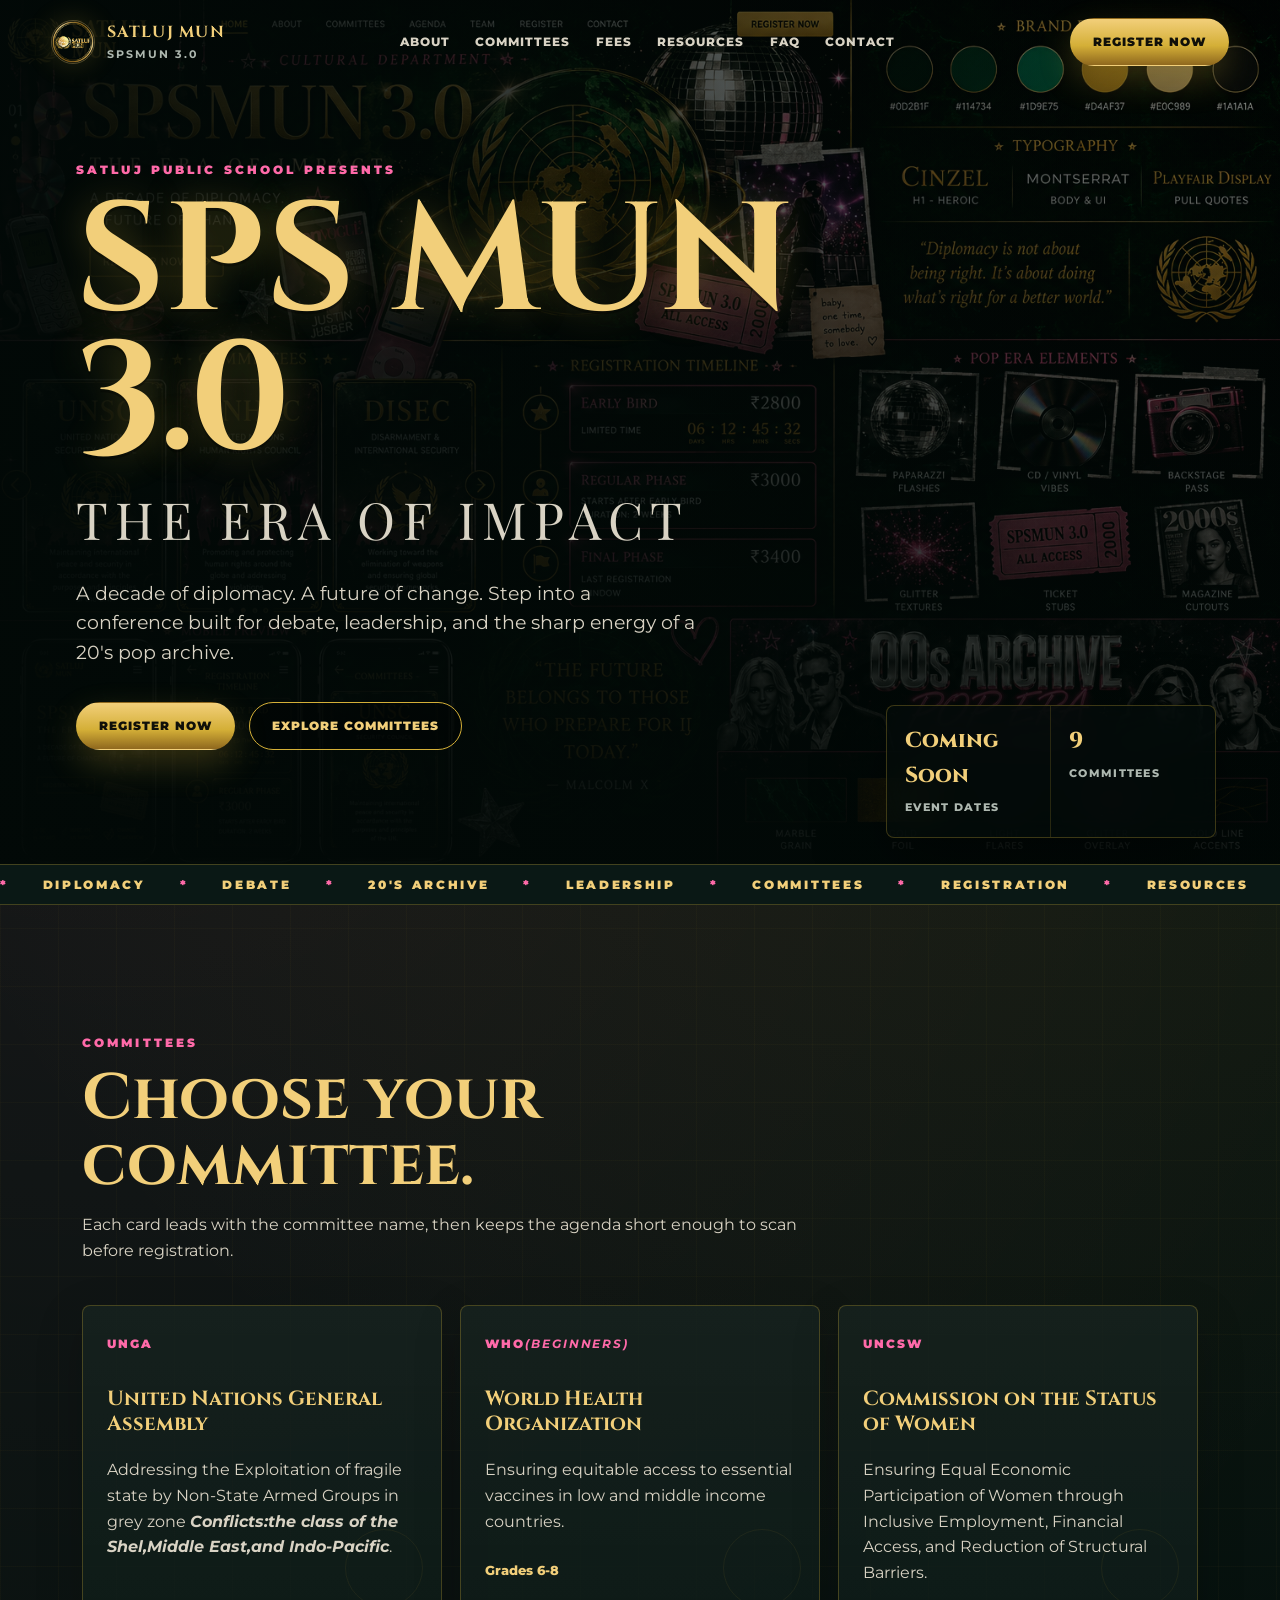
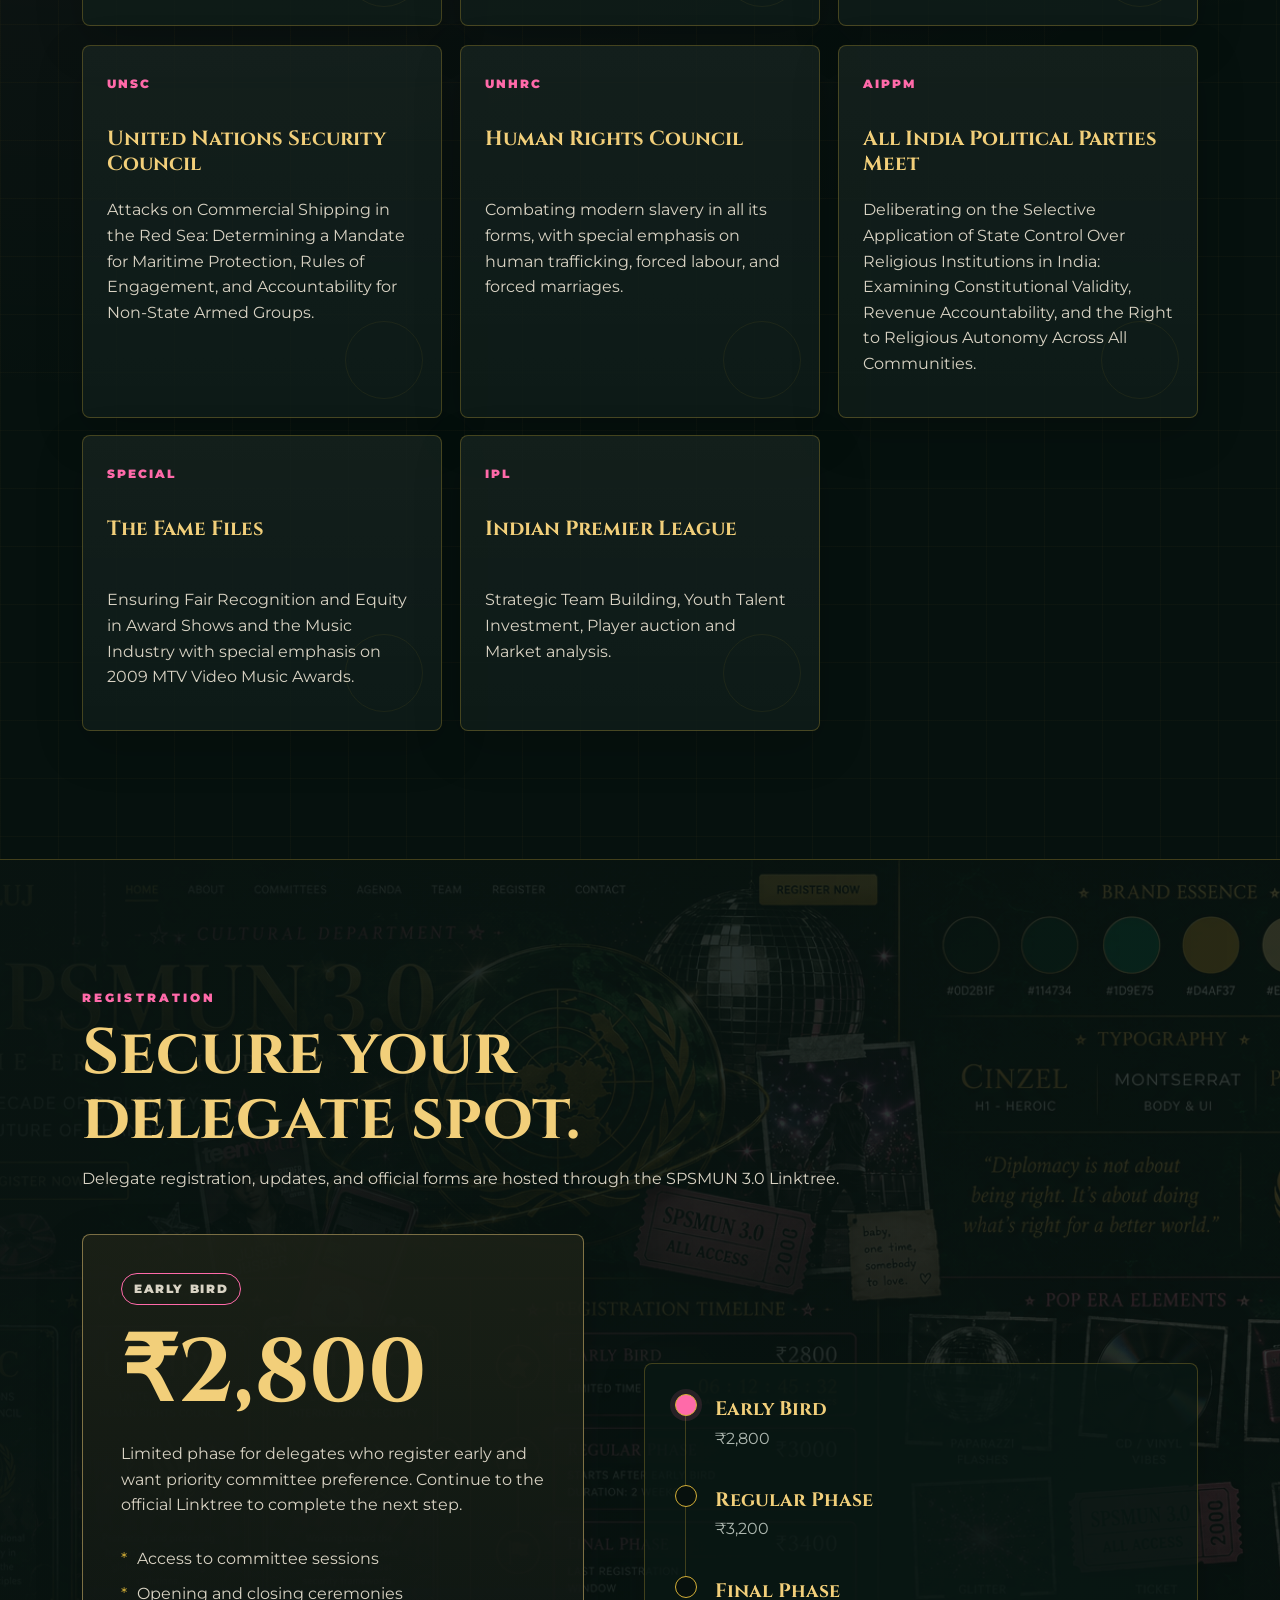
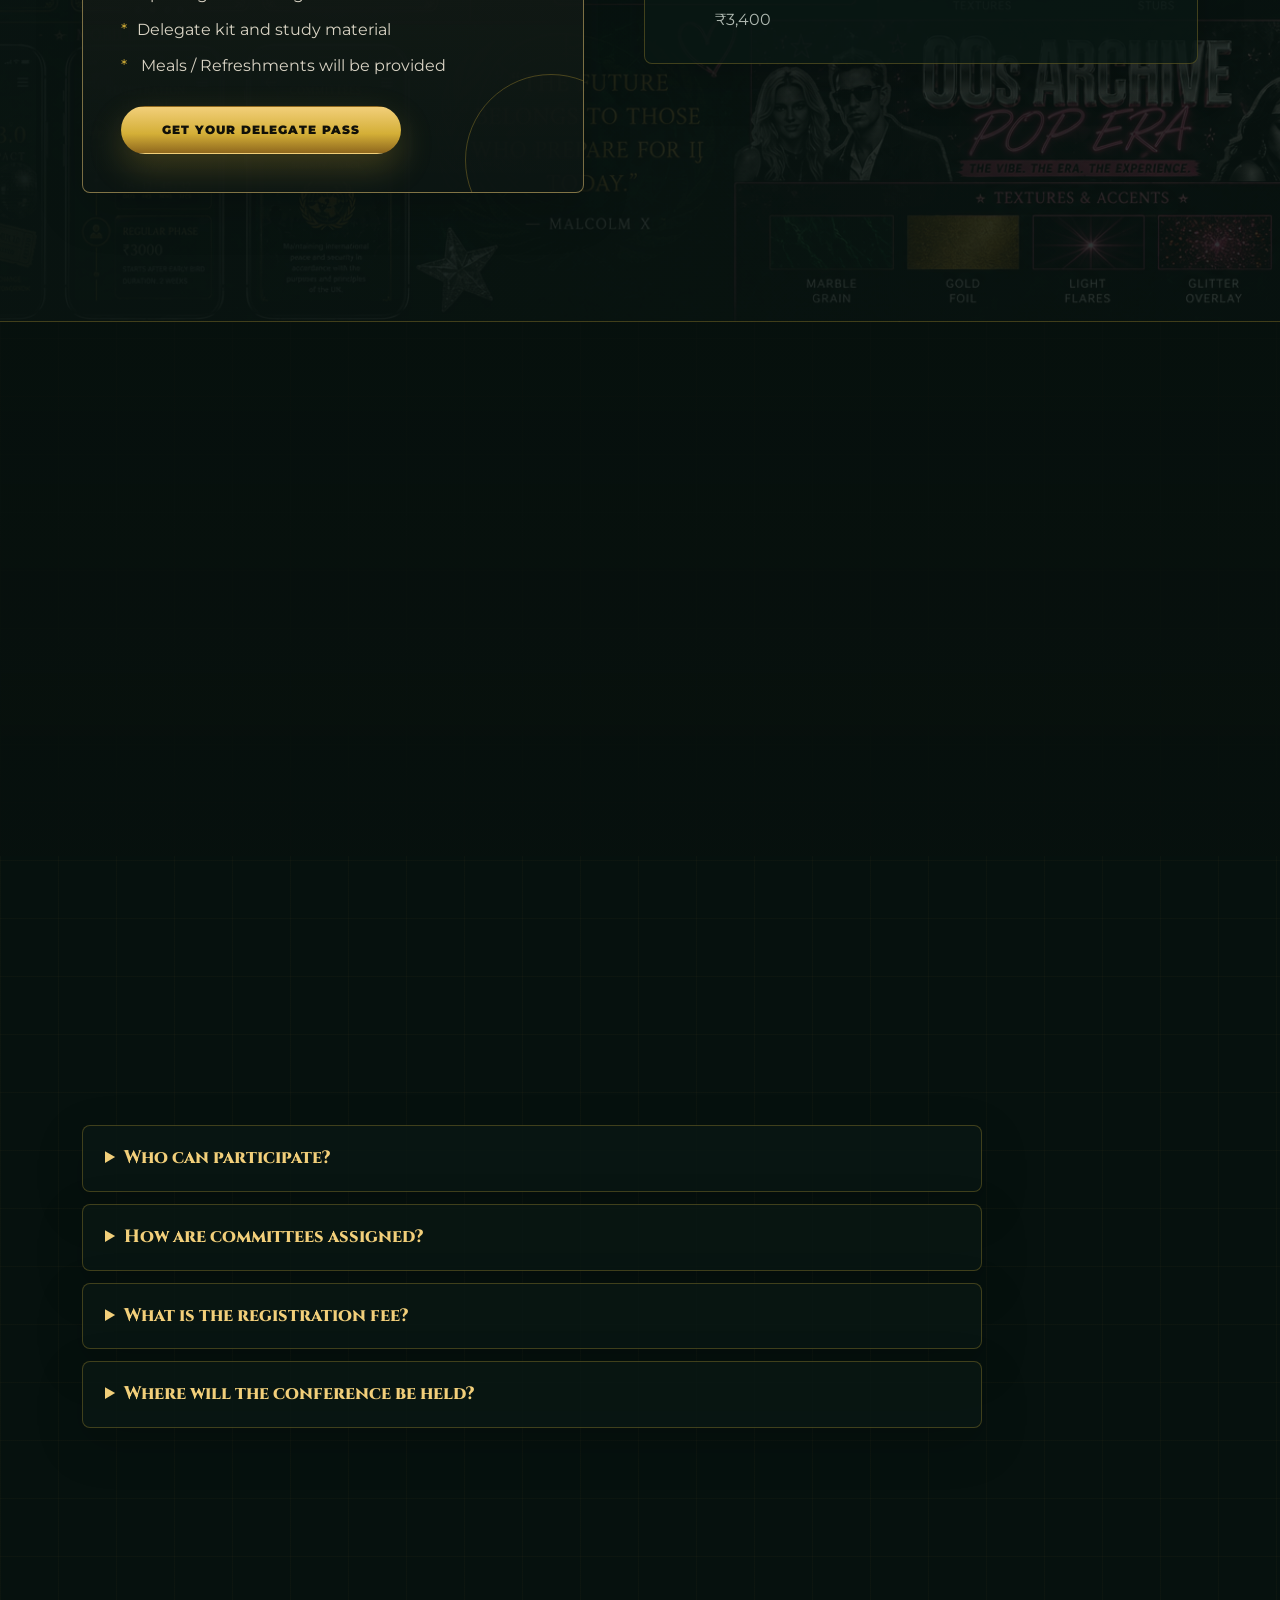
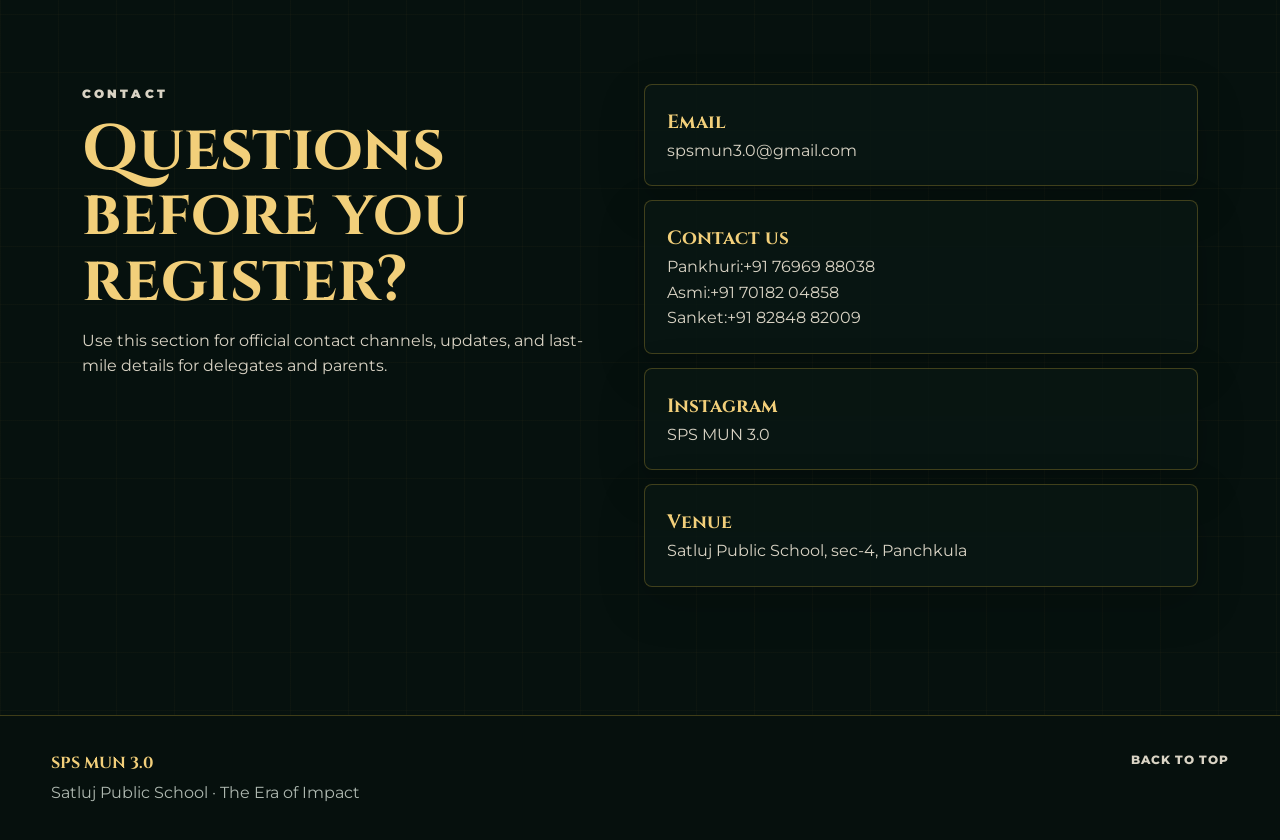
<file: index.html>
<!DOCTYPE html>
<html lang="en">
<head>
  <meta charset="UTF-8">
  <meta name="viewport" content="width=device-width, initial-scale=1.0">
  <meta name="description" content="Register for SPS MUN 3.0 through the official SPSMUN Linktree.">
  <title>SPS MUN 3.0 | Satluj Public School</title>
  <link rel="preconnect" href="https://fonts.googleapis.com">
  <link rel="preconnect" href="https://fonts.gstatic.com" crossorigin>
  <link href="https://fonts.googleapis.com/css2?family=Cinzel:wght@500;600;700;800&family=Montserrat:wght@400;500;600;700;800&family=Playfair+Display:wght@600;700&display=swap" rel="stylesheet">
  <link rel="stylesheet" href="styles.css">
</head>
<body>
  

  <header class="site-header" data-header>
    <a class="brand" href="#home" aria-label="SPS MUN 3.0 home">
      <img src="assets/a1.png" alt="Satluj MUN crest" width="44" height="44">
      <span>
        <strong>Satluj MUN</strong>
        <small>SPSMUN 3.0</small>
      </span>
    </a>

    <nav class="desktop-nav" aria-label="Primary navigation">
      <a href="#about">About</a>
      <a href="#committees">Committees</a>
      <a href="#registration">Fees</a>
      
      <a href="#resources">Resources</a>
      <a href="#faq">FAQ</a>
      <a href="#contact">Contact</a>
    </nav>

    <a class="nav-cta" href="index2.html">Register Now</a>

    <button class="menu-toggle" type="button" aria-expanded="false" aria-controls="mobile-menu" data-menu-toggle>
      <span></span>
      <span></span>
      <span></span>
      <span class="sr-only">Open menu</span>
    </button>
  </header>

  <nav class="mobile-menu" id="mobile-menu" aria-label="Mobile navigation" data-mobile-menu>
    <a href="#home">Home</a>
    <a href="#about">About</a>
    <a href="#committees">Committees</a>
    <a href="https://linktr.ee/SPSMUN3.0">Register</a>
    <a href="#resources">Resources</a>
    <a href="#faq">FAQ</a>
    <a href="#contact">Contact</a>
  </nav>

  <main id="main">
    <section class="hero" id="home" aria-labelledby="hero-title">
      <img class="hero-bg" src="assets/ChatGPT Image May 15, 2026, 10_53_20 AM (1).png" alt="SPS MUN 3.0 dark emerald, gold, and pop-era visual direction board.">
      <div class="hero-shade"></div>
      <div class="hero-content reveal">
        <p class="eyebrow">Satluj Public School presents</p>
        <h1 id="hero-title">SPS MUN 3.0</h1>
        <p class="hero-kicker">The Era of Impact</p>
        <p class="hero-copy">A decade of diplomacy. A future of change. Step into a conference built for debate, leadership, and the sharp energy of a 20's pop archive.</p>
        <div class="hero-actions" aria-label="Primary actions">
          <a class="btn btn-primary" href="index2.html">Register Now</a>
          <a class="btn btn-secondary" href="#committees">Explore Committees</a>
        </div>
      </div>

      <div class="hero-panel" aria-label="Event snapshot">
        <div>
          <span>Coming Soon</span>
          <small>Event Dates</small>
        </div>
        <div>
          <span>9</span>
          <small>Committees</small>
        </div>
      </div>
    </section>

    <section class="ticker" aria-label="Event highlights">
      <div class="ticker-track">
        <span>Diplomacy</span>
        <span>Debate</span>
        <span>20's Archive</span>
        <span>Leadership</span>
        <span>Committees</span>
        <span>Registration</span>
        <span>Resources</span>
        <span>Satluj Public School</span>
      </div>
    </section>

 
    

    <section class="section" id="committees">
      <div class="section-heading reveal">
        <p class="eyebrow">Committees</p>
        <h2>Choose your committee.</h2>
        <p>Each card leads with the committee name, then keeps the agenda short enough to scan before registration.</p>
      </div>

      <div class="committee-grid">
        <article class="committee-card reveal">
          <span>UNGA</span>
          <h3>United Nations General Assembly</h3>
          <p>Addressing the Exploitation of fragile state by Non-State Armed Groups in grey zone <b><em>Conflicts:the class of the Shel,Middle East,and Indo-Pacific</em></b>.</p>
        </article>
        <article class="committee-card reveal">
          <span>WHO <b><em>(Beginners)</em></b></span>
          <h3>World Health Organization</h3>
          <p>Ensuring equitable access to essential vaccines in low and middle income countries.</p>
          <small>Grades 6-8</small>
        </article>
        <article class="committee-card reveal">
          <span>UNCSW</span>
          <h3>Commission on the Status of Women</h3>
          <p>Ensuring Equal Economic Participation of Women through Inclusive Employment, Financial Access, and Reduction of Structural Barriers.</p>
        </article>
        <article class="committee-card reveal">
          <span>UNSC</span>
          <h3>United Nations Security Council</h3>
          <p>Attacks on Commercial Shipping in the Red Sea: Determining a Mandate for Maritime Protection, Rules of Engagement, and Accountability for Non-State Armed Groups.</p>
        </article>
        <article class="committee-card reveal">
          <span>UNHRC</span>
          <h3>Human Rights Council</h3>
          <p>Combating modern slavery in all its forms, with special emphasis on human trafficking, forced labour, and forced marriages.</p>
        </article>
        <article class="committee-card reveal">
          <span>AIPPM</span>
          <h3>All India Political Parties Meet</h3>
          <p>Deliberating on the Selective Application of State Control Over Religious Institutions in India: Examining Constitutional Validity, Revenue Accountability, and the Right to Religious Autonomy Across All Communities.</p>
        </article>
        <article class="committee-card reveal">
          <span>Special</span>
          <h3>The Fame Files</h3>
          <p>Ensuring Fair Recognition and Equity in Award Shows and the Music Industry with special emphasis on 2009 MTV Video Music Awards.</p>
        </article>
        <article class="committee-card reveal">
          <span>IPL</span>
          <h3>Indian Premier League</h3>
          <p>Strategic Team Building, Youth Talent Investment, Player auction and Market analysis.</p>
        </article>
        
      </div>
    </section>

    <section class="section registration-section" id="registration">
      <div class="section-heading reveal">
        <p class="eyebrow">Registration</p>
        <h2>Secure your delegate spot.</h2>
        <p>Delegate registration, updates, and official forms are hosted through the SPSMUN 3.0 Linktree.</p>
      </div>

      <div class="registration-layout">
        <article class="fee-card reveal">
          <p class="fee-label">Early Bird</p>
          <h3>₹2,800</h3>
          <p>Limited phase for delegates who register early and want priority committee preference. Continue to the official Linktree to complete the next step.</p>
          <ul>
            <li>Access to committee sessions</li>
            <li>Opening and closing ceremonies</li>
            <li>Delegate kit and study material</li>
            <li> Meals / Refreshments will be provided</li>
          </ul>
          <a class="btn btn-primary register-link" href="index2.html" aria-label="Open official SPSMUN 3.0 registration Linktree">Get your Delegate pass</a>
        </article>

        <div class="timeline reveal" aria-label="Registration timeline">
          <div class="timeline-item active">
            <span></span>
            <div>
              <strong>Early Bird</strong>
              <p>₹2,800</p>
            </div>
          </div>
          <div class="timeline-item">
            <span></span>
            <div>
              <strong>Regular Phase</strong>
              <p>₹3,200</p>
            </div>
          </div>
          <div class="timeline-item">
            <span></span>
            <div>
              <strong>Final Phase</strong>
              <p>₹3,400</p>
            </div>
          </div>
        </div>
      </div>
    </section>

    

    <section class="section resources-section" id="resources">
      <div class="section-heading reveal">
        <p class="eyebrow">Resources</p>
        <h2>Everything delegates need.</h2>
      </div>
      <div class="resource-list reveal">
        <a href="#">Background Guides <span>[1 week before MUN]</span></a>
        
        <a href="https://docs.google.com/spreadsheets/d/1QptXQSOwBFwCyGFg4id6f7qT8u59TBu89OL2DDgtGF0/edit?copiedFromTrash=&gid=448472170#gid=448472170">Country Matrix <span>[FILL]</span></a>
       
      </div>
    </section>

    <section class="section faq-section" id="faq">
      <div class="section-heading reveal">
        <p class="eyebrow">FAQ</p>
        <h2>Quick answers.</h2>
      </div>
      <div class="faq-list reveal">
        <details>
          <summary>Who can participate?</summary>
          <p>From 5th grade to 1st Year Collage.</p>
        </details>
        <details>
          <summary>How are committees assigned?</summary>
          <p>Delegates submit preferences during registration. Final allocation can consider experience, grade, and availability.</p>
        </details>
        <details>
          <summary>What is the registration fee?</summary>
          <p>Early Bird: ₹2,800. Regular Phase: ₹3,200. Final Phase: ₹3,400. Use the official registration Linktree for the latest form and instructions.</p>
        </details>
        <details>
          <summary>Where will the conference be held?</summary>
          <p>Satluj Public School ,sec-4 ,Panchkula</p>
        </details>
      </div>
    </section>

    <section class="section contact-section" id="contact">
      <div class="contact-copy reveal">
        <p class="eyebrow">Contact</p>
        <h2>Questions before you register?</h2>
        <p>Use this section for official contact channels, updates, and last-mile details for delegates and parents.</p>
      </div>
      <div class="contact-grid reveal">
        <a href ="" aria-label="Email placeholder">
          <strong>Email</strong>
          <span>spsmun3.0@gmail.com</span>
        </a>
        <a href="#">
          <strong>Contact us</strong>
          <span>Pankhuri:+91 76969 88038 <br>Asmi:+91 70182 04858 <br>Sanket:+91 82848 82009</span>
        </a>
        <a href="https://www.instagram.com/spsmun3.0/">
          <strong>Instagram</strong>
          <span>SPS MUN 3.0</span>
        </a>
        <a href="#">
          <strong>Venue</strong>
          <span>Satluj Public School, sec-4, Panchkula</span>
        </a>
      </div>
    </section>
  </main>

  <footer class="site-footer">
    <div>
      <strong>SPS MUN 3.0</strong>
      <p>Satluj Public School · The Era of Impact</p>
    </div>
    <a href="#home">Back to top</a>
  </footer>

  <script src="script.js"></script>
</body>
</html>
</file>
<file: styles.css>
:root {
  color-scheme: dark;
  --bg: #06110e;
  --bg-soft: #0b1d18;
  --panel: rgba(9, 24, 20, 0.78);
  --panel-strong: rgba(12, 31, 26, 0.94);
  --gold: #d4af37;
  --gold-light: #f2cf7a;
  --gold-deep: #8f681e;
  --pink: #ff6aa9;
  --silver: #d9d3c4;
  --text: #fff7e6;
  --muted: #aeb8b0;
  --line: rgba(212, 175, 55, 0.28);
  --line-strong: rgba(242, 207, 122, 0.62);
  --shadow: 0 24px 70px rgba(0, 0, 0, 0.42);
  --radius: 8px;
  --max: 1180px;
}

* {
  box-sizing: border-box;
}

html {
  scroll-behavior: smooth;
}

body {
  margin: 0;
  background:
    linear-gradient(rgba(212, 175, 55, 0.03) 1px, transparent 1px),
    linear-gradient(90deg, rgba(212, 175, 55, 0.03) 1px, transparent 1px),
    radial-gradient(circle at 10% 10%, rgba(255, 106, 169, 0.08), transparent 28%),
    radial-gradient(circle at 85% 6%, rgba(212, 175, 55, 0.1), transparent 24%),
    var(--bg);
  background-size: 58px 58px, 58px 58px, auto, auto, auto;
  color: var(--text);
  font-family: "Montserrat", system-ui, sans-serif;
  line-height: 1.6;
  overflow-x: hidden;
}

body.menu-open {
  overflow: hidden;
}

a {
  color: inherit;
}

img {
  display: block;
  max-width: 100%;
}

h1,
h2,
h3,
p {
  margin-top: 0;
}

.skip-link {
  position: fixed;
  top: 12px;
  left: 12px;
  z-index: 2000;
  transform: translateY(-160%);
  padding: 10px 14px;
  border-radius: var(--radius);
  background: var(--gold-light);
  color: #07100d;
  font-weight: 800;
}

.skip-link:focus {
  transform: translateY(0);
}

.sr-only {
  position: absolute;
  width: 1px;
  height: 1px;
  padding: 0;
  margin: -1px;
  overflow: hidden;
  clip: rect(0, 0, 0, 0);
  white-space: nowrap;
  border: 0;
}

.site-header {
  position: fixed;
  inset: 0 0 auto;
  z-index: 1000;
  display: flex;
  align-items: center;
  justify-content: space-between;
  gap: 22px;
  padding: 18px clamp(18px, 4vw, 54px);
  transition: padding 220ms ease, background 220ms ease, border-color 220ms ease;
}

.site-header.is-scrolled {
  padding-block: 12px;
  border-bottom: 1px solid var(--line);
  background: rgba(6, 14, 12, 0.9);
  backdrop-filter: blur(18px);
}

.brand {
  display: inline-flex;
  align-items: center;
  gap: 12px;
  min-width: max-content;
  text-decoration: none;
}

.brand img {
  width: 44px;
  height: 44px;
  border: 1px solid rgba(242, 207, 122, 0.34);
  border-radius: 50%;
  object-fit: cover;
  box-shadow: 0 0 28px rgba(212, 175, 55, 0.2);
}

.brand-mark {
  display: grid;
  width: 42px;
  height: 42px;
  place-items: center;
  border: 1px solid var(--gold);
  border-radius: 50%;
  color: var(--gold-light);
  font-family: "Cinzel", serif;
  font-size: 0.72rem;
  font-weight: 800;
  letter-spacing: 0.08em;
}

.brand strong {
  display: block;
  color: var(--gold-light);
  font-family: "Cinzel", serif;
  font-size: 1rem;
  letter-spacing: 0.08em;
  text-transform: uppercase;
}

.brand small {
  display: block;
  color: var(--muted);
  font-size: 0.68rem;
  font-weight: 700;
  letter-spacing: 0.18em;
  text-transform: uppercase;
}

.desktop-nav {
  display: flex;
  align-items: center;
  justify-content: center;
  gap: clamp(14px, 2vw, 28px);
}

.desktop-nav a,
.mobile-menu a,
.site-footer a {
  color: var(--silver);
  font-size: 0.76rem;
  font-weight: 800;
  letter-spacing: 0.08em;
  text-decoration: none;
  text-transform: uppercase;
}

.desktop-nav a {
  position: relative;
  transition: color 180ms ease;
}

.desktop-nav a::after {
  position: absolute;
  left: 0;
  bottom: -7px;
  width: 0;
  height: 1px;
  content: "";
  background: var(--pink);
  transition: width 220ms ease;
}

.desktop-nav a:hover,
.desktop-nav a:focus-visible {
  color: var(--gold-light);
}

.desktop-nav a:hover::after,
.desktop-nav a:focus-visible::after {
  width: 100%;
}

.nav-cta,
.btn {
  display: inline-flex;
  align-items: center;
  justify-content: center;
  min-height: 46px;
  padding: 13px 22px;
  border: 1px solid transparent;
  border-radius: 999px;
  font-size: 0.78rem;
  font-weight: 900;
  letter-spacing: 0.08em;
  text-decoration: none;
  text-transform: uppercase;
  transition: transform 220ms ease, box-shadow 220ms ease, background 220ms ease;
}

.nav-cta,
.btn-primary {
  background: linear-gradient(180deg, var(--gold-light), var(--gold) 58%, var(--gold-deep));
  color: #101009;
  box-shadow: 0 14px 34px rgba(212, 175, 55, 0.24);
}

.btn-secondary {
  border-color: var(--gold);
  background: rgba(0, 0, 0, 0.32);
  color: var(--gold-light);
}

.nav-cta:hover,
.btn:hover {
  transform: translateY(-2px);
  box-shadow: 0 18px 42px rgba(212, 175, 55, 0.22);
}

.menu-toggle {
  display: none;
  width: 44px;
  height: 44px;
  padding: 10px;
  border: 1px solid var(--line);
  border-radius: var(--radius);
  background: rgba(0, 0, 0, 0.2);
}

.menu-toggle span:not(.sr-only) {
  display: block;
  width: 100%;
  height: 2px;
  margin: 5px 0;
  background: var(--gold-light);
  transition: transform 220ms ease, opacity 220ms ease;
}

.menu-toggle[aria-expanded="true"] span:nth-child(1) {
  transform: translateY(7px) rotate(45deg);
}

.menu-toggle[aria-expanded="true"] span:nth-child(2) {
  opacity: 0;
}

.menu-toggle[aria-expanded="true"] span:nth-child(3) {
  transform: translateY(-7px) rotate(-45deg);
}

.mobile-menu {
  position: fixed;
  inset: 0;
  z-index: 900;
  display: grid;
  gap: 20px;
  align-content: center;
  justify-items: center;
  background: rgba(5, 14, 12, 0.96);
  opacity: 0;
  pointer-events: none;
  transform: translateY(-10px);
  transition: opacity 220ms ease, transform 220ms ease;
}

.mobile-menu.is-open {
  opacity: 1;
  pointer-events: auto;
  transform: translateY(0);
}

.hero {
  position: relative;
  min-height: 96vh;
  display: grid;
  align-items: center;
  padding: 138px clamp(20px, 6vw, 76px) 92px;
  overflow: hidden;
}

.hero-bg,
.hero-shade {
  position: absolute;
  inset: 0;
  width: 100%;
  height: 100%;
}

.hero-bg {
  object-fit: cover;
  object-position: center;
  filter: saturate(1.08) contrast(1.05);
}

.hero-shade {
  background:
    linear-gradient(90deg, rgba(2, 9, 7, 0.92) 0%, rgba(2, 9, 7, 0.7) 42%, rgba(2, 9, 7, 0.16) 100%),
    linear-gradient(180deg, rgba(2, 9, 7, 0.28), rgba(2, 9, 7, 0.86));
}

.hero-content {
  position: relative;
  z-index: 2;
  width: min(720px, 100%);
}

.eyebrow {
  margin: 0 0 14px;
  color: var(--pink);
  font-size: 0.78rem;
  font-weight: 900;
  letter-spacing: 0.25em;
  text-transform: uppercase;
}

h1 {
  margin-bottom: 8px;
  color: var(--gold-light);
  font-family: "Cinzel", serif;
  font-size: clamp(4.2rem, 12vw, 10rem);
  line-height: 0.9;
  letter-spacing: 0;
  text-shadow: 0 3px 0 rgba(0, 0, 0, 0.3), 0 0 38px rgba(212, 175, 55, 0.28);
}

.hero-kicker {
  margin-bottom: 18px;
  color: var(--silver);
  font-family: "Playfair Display", serif;
  font-size: clamp(1.4rem, 4vw, 3.2rem);
  letter-spacing: 0.14em;
  text-transform: uppercase;
}

.hero-copy {
  max-width: 620px;
  color: var(--silver);
  font-size: clamp(1rem, 1.45vw, 1.18rem);
}

.hero-actions {
  display: flex;
  flex-wrap: wrap;
  gap: 14px;
  margin-top: 34px;
}

.hero-panel {
  position: absolute;
  right: clamp(20px, 5vw, 70px);
  bottom: 26px;
  z-index: 3;
  display: grid;
  grid-template-columns: repeat(2, minmax(110px, 1fr));
  width: min(330px, calc(100% - 40px));
  border: 1px solid var(--line);
  border-radius: var(--radius);
  background: rgba(4, 12, 10, 0.72);
  backdrop-filter: blur(18px);
  box-shadow: var(--shadow);
}

.hero-panel div {
  padding: 18px;
  border-right: 1px solid rgba(212, 175, 55, 0.18);
}

.hero-panel div:last-child {
  border-right: 0;
}

.hero-panel span {
  display: block;
  color: var(--gold-light);
  font-family: "Cinzel", serif;
  font-size: 1.35rem;
  font-weight: 800;
}

.hero-panel small {
  color: var(--muted);
  font-size: 0.68rem;
  font-weight: 800;
  letter-spacing: 0.12em;
  text-transform: uppercase;
}

.ticker {
  overflow: hidden;
  border-block: 1px solid var(--line);
  background: #0a1815;
}

.ticker-track {
  display: flex;
  width: max-content;
  gap: 34px;
  padding: 10px 0;
  color: var(--gold-light);
  font-size: 0.76rem;
  font-weight: 900;
  letter-spacing: 0.22em;
  text-transform: uppercase;
  animation: marquee 26s linear infinite;
}

.ticker-track span {
  white-space: nowrap;
}

.ticker-track span::before {
  content: "*";
  margin-right: 34px;
  color: var(--pink);
}

.section {
  max-width: var(--max);
  margin: 0 auto;
  padding: clamp(76px, 10vw, 128px) clamp(20px, 4vw, 32px);
}

.section-heading {
  max-width: 760px;
  margin-bottom: 42px;
}

h2 {
  margin-bottom: 14px;
  color: var(--gold-light);
  font-family: "Cinzel", serif;
  font-size: clamp(2.1rem, 5vw, 4.4rem);
  line-height: 1.02;
}

h3 {
  color: var(--text);
  font-family: "Cinzel", serif;
  line-height: 1.2;
}

.section-heading p:not(.eyebrow),
.text-block p,
.theme-copy p,
.contact-copy p {
  color: var(--silver);
}

.intro-grid,
.theme-section,
.registration-layout,
.contact-section {
  display: grid;
  grid-template-columns: minmax(0, 0.95fr) minmax(320px, 1.05fr);
  gap: clamp(24px, 5vw, 60px);
  align-items: center;
}

.text-block {
  font-size: 1.04rem;
}

.stats-grid {
  display: grid;
  grid-template-columns: repeat(2, minmax(0, 1fr));
  gap: 14px;
}

.stat,
.committee-card,
.fee-card,
.timeline,
.day-card,
.resource-list a,
.faq-list details,
.contact-grid a,
.theme-tokens div {
  border: 1px solid var(--line);
  border-radius: var(--radius);
  background: var(--panel);
  box-shadow: 0 16px 48px rgba(0, 0, 0, 0.18);
}

.stat {
  min-height: 132px;
  padding: 20px;
}

.stat strong {
  display: block;
  color: var(--gold-light);
  font-family: "Cinzel", serif;
  font-size: 1.45rem;
}

.stat span {
  color: var(--muted);
  font-size: 0.9rem;
}

.theme-section {
  max-width: none;
  margin: 0;
  padding-inline: max(clamp(20px, 4vw, 32px), calc((100vw - var(--max)) / 2 + 32px));
  background:
    linear-gradient(135deg, rgba(17, 71, 52, 0.82), rgba(7, 16, 13, 0.96)),
    var(--bg-soft);
}

.theme-copy {
  max-width: 620px;
}

.theme-tokens {
  display: grid;
  grid-template-columns: repeat(2, minmax(0, 1fr));
  gap: 14px;
}

.theme-tokens div {
  padding: 20px;
  background: rgba(5, 13, 11, 0.56);
}

.swatch {
  display: block;
  width: 100%;
  height: 52px;
  margin-bottom: 14px;
  border: 1px solid rgba(255, 255, 255, 0.16);
  border-radius: 6px;
}

.swatch-emerald {
  background: #0d3b2b;
}

.swatch-gold {
  background: #d4af37;
}

.swatch-pink {
  background: #ff6aa9;
}

.swatch-silver {
  background: #c9c2b2;
}

.theme-tokens strong,
.theme-tokens small {
  display: block;
}

.theme-tokens small {
  color: var(--muted);
}

.committee-grid {
  display: grid;
  grid-template-columns: repeat(3, minmax(0, 1fr));
  gap: 18px;
  overflow: visible;
}

.committee-card {
  position: relative;
  min-height: 270px;
  padding: 24px;
  overflow: visible;
  isolation: isolate;
  background:
    linear-gradient(180deg, rgba(255, 255, 255, 0.045), rgba(255, 255, 255, 0.018)),
    var(--panel);
  transform: translateY(0) scale(1);
  transition:
    border-color 520ms ease,
    background 520ms ease,
    box-shadow 620ms ease,
    transform 520ms cubic-bezier(0.16, 1, 0.3, 1);
  will-change: transform, box-shadow;
}

.committee-card::before {
  position: absolute;
  inset: auto 18px 18px auto;
  width: 76px;
  height: 76px;
  content: "";
  border: 1px solid rgba(212, 175, 55, 0.34);
  border-radius: 50%;
  opacity: 0.22;
  transition: opacity 520ms ease, transform 520ms ease;
}

.committee-card::after {
  position: absolute;
  inset: -18px;
  z-index: -1;
  content: "";
  border-radius: 16px;
  background:
    radial-gradient(circle at 50% 36%, rgba(242, 207, 122, 0.42), rgba(212, 175, 55, 0.2) 34%, rgba(212, 175, 55, 0.08) 52%, transparent 76%);
  opacity: 0;
  filter: blur(20px);
  transform: scale(0.94);
  transition:
    opacity 620ms ease,
    filter 620ms ease,
    transform 620ms cubic-bezier(0.16, 1, 0.3, 1);
  pointer-events: none;
}

.committee-card:hover,
.committee-card:focus-within {
  border-color: var(--line-strong);
  background:
    linear-gradient(180deg, rgba(242, 207, 122, 0.08), rgba(255, 255, 255, 0.024)),
    var(--panel-strong);
  box-shadow:
    0 0 0 1px rgba(242, 207, 122, 0.14),
    0 20px 64px rgba(0, 0, 0, 0.48);
  transform: translateY(-10px) scale(1.035);
  animation: committee-popup 520ms cubic-bezier(0.16, 1, 0.3, 1);
}

.committee-card:hover::before,
.committee-card:focus-within::before {
  opacity: 0.42;
  transform: rotate(10deg) scale(1.08);
}

.committee-card:hover::after,
.committee-card:focus-within::after {
  opacity: 1;
  filter: blur(26px);
  transform: scale(1);
}

.committee-card span {
  display: inline-flex;
  margin-bottom: 34px;
  color: var(--pink);
  font-size: 0.76rem;
  font-weight: 900;
  letter-spacing: 0.16em;
  text-transform: uppercase;
}

.committee-card h3 {
  min-height: 58px;
  margin-bottom: 12px;
  color: var(--gold-light);
  font-size: 1.28rem;
}

.committee-card p,
.committee-card small,
.day-card p,
.day-card small,
.fee-card p,
.fee-card li {
  color: var(--silver);
}

.committee-card small,
.day-card small {
  display: inline-block;
  margin-top: 10px;
  color: var(--gold-light);
  font-weight: 800;
}

.registration-section {
  max-width: none;
  margin: 0;
  padding-inline: max(clamp(20px, 4vw, 32px), calc((100vw - var(--max)) / 2 + 32px));
  border-block: 1px solid var(--line);
  background:
    linear-gradient(90deg, rgba(9, 20, 17, 0.96), rgba(9, 20, 17, 0.82)),
    url("assets/ChatGPT Image May 15, 2026, 10_53_20 AM (1).png") center / cover;
}

.fee-card {
  position: relative;
  padding: clamp(24px, 4vw, 38px);
  overflow: hidden;
  border-color: rgba(242, 207, 122, 0.48);
  background:
    linear-gradient(180deg, rgba(242, 207, 122, 0.08), rgba(255, 255, 255, 0.018)),
    rgba(7, 17, 14, 0.88);
}

.fee-card::after {
  position: absolute;
  right: -54px;
  bottom: -54px;
  width: 170px;
  height: 170px;
  content: "";
  border: 1px solid rgba(212, 175, 55, 0.3);
  border-radius: 50%;
}

.fee-card > * {
  position: relative;
  z-index: 1;
}

.fee-label {
  display: inline-flex;
  margin-bottom: 16px;
  padding: 6px 12px;
  border: 1px solid var(--pink);
  border-radius: 999px;
  color: var(--pink);
  font-size: 0.72rem;
  font-weight: 900;
  letter-spacing: 0.14em;
  text-transform: uppercase;
}

.fee-card h3 {
  margin: 0 0 12px;
  color: var(--gold-light);
  font-size: clamp(3rem, 7vw, 5.6rem);
}

.fee-card ul {
  display: grid;
  gap: 10px;
  margin: 28px 0;
  padding: 0;
  list-style: none;
}

.fee-card li::before {
  content: "*";
  margin-right: 10px;
  color: var(--gold);
}

.register-link {
  width: min(100%, 280px);
}

.timeline {
  padding: 30px;
}

.timeline-item {
  position: relative;
  display: grid;
  grid-template-columns: 22px 1fr;
  gap: 18px;
  padding-bottom: 34px;
}

.timeline-item:last-child {
  padding-bottom: 0;
}

.timeline-item::after {
  position: absolute;
  top: 22px;
  bottom: 0;
  left: 10px;
  width: 1px;
  content: "";
  background: var(--line);
}

.timeline-item:last-child::after {
  display: none;
}

.timeline-item > span {
  width: 22px;
  height: 22px;
  border: 1px solid var(--gold);
  border-radius: 50%;
  background: #07100d;
}

.timeline-item.active > span {
  background: var(--pink);
  box-shadow: 0 0 0 5px rgba(255, 106, 169, 0.12);
}

.timeline-item strong {
  color: var(--gold-light);
  font-family: "Cinzel", serif;
  font-size: 1.22rem;
}

.timeline-item p {
  margin-bottom: 0;
  color: var(--muted);
}

.schedule-grid {
  display: grid;
  grid-template-columns: repeat(3, minmax(0, 1fr));
  gap: 16px;
}

.day-card {
  min-height: 260px;
  padding: 24px;
}

.day-card span {
  color: var(--pink);
  font-size: 0.72rem;
  font-weight: 900;
  letter-spacing: 0.16em;
  text-transform: uppercase;
}

.day-card h3 {
  margin-top: 18px;
  color: var(--gold-light);
  font-size: 1.55rem;
}

.resources-section {
  max-width: none;
  margin: 0;
  padding-inline: max(clamp(20px, 4vw, 32px), calc((100vw - var(--max)) / 2 + 32px));
  background:
    linear-gradient(rgba(7, 16, 13, 0.76), rgba(7, 16, 13, 0.96)),
    url("assets/ChatGPT Image May 15, 2026, 10_53_20 AM (1).png") center / cover fixed;
}

.resource-list {
  display: grid;
  grid-template-columns: repeat(2, minmax(0, 1fr));
  gap: 14px;
}

.resource-list a {
  display: flex;
  justify-content: space-between;
  gap: 20px;
  padding: 22px;
  color: var(--text);
  font-weight: 900;
  text-decoration: none;
}

.resource-list span {
  color: var(--pink);
}

.faq-list {
  display: grid;
  gap: 12px;
  max-width: 900px;
}

.faq-list details {
  padding: 18px 22px;
}

.faq-list summary {
  cursor: pointer;
  color: var(--gold-light);
  font-family: "Cinzel", serif;
  font-size: 1.12rem;
  font-weight: 800;
}

.faq-list p {
  margin: 14px 0 0;
  color: var(--silver);
}

.contact-section {
  align-items: start;
}

.contact-grid {
  display: grid;
  gap: 14px;
}

.contact-grid a {
  padding: 22px;
  text-decoration: none;
}

.contact-grid strong,
.contact-grid span {
  display: block;
}

.contact-grid strong {
  color: var(--gold-light);
  font-family: "Cinzel", serif;
  font-size: 1.2rem;
}

.contact-grid span {
  color: var(--silver);
  overflow-wrap: anywhere;
}

.site-footer {
  display: flex;
  justify-content: space-between;
  gap: 24px;
  padding: 34px clamp(20px, 4vw, 54px);
  border-top: 1px solid var(--line);
  background: #06100d;
}

.site-footer strong {
  color: var(--gold-light);
  font-family: "Cinzel", serif;
}

.site-footer p {
  margin: 4px 0 0;
  color: var(--muted);
}

.reveal {
  opacity: 0;
  transform: translateY(24px);
  transition: opacity 560ms ease, transform 560ms ease;
}

.reveal.is-visible {
  opacity: 1;
  transform: translateY(0);
}

:focus-visible {
  outline: 3px solid var(--pink);
  outline-offset: 4px;
}

@keyframes marquee {
  from {
    transform: translateX(0);
  }

  to {
    transform: translateX(-50%);
  }
}

@keyframes committee-popup {
  0% {
    transform: translateY(0) scale(1);
  }

  62% {
    transform: translateY(-12px) scale(1.045);
  }

  100% {
    transform: translateY(-10px) scale(1.035);
  }
}

@media (max-width: 980px) {
  .desktop-nav,
  .nav-cta {
    display: none;
  }

  .menu-toggle {
    display: block;
  }

  .hero {
    min-height: 100svh;
    padding-top: 118px;
  }

  .hero-shade {
    background:
      linear-gradient(180deg, rgba(2, 9, 7, 0.58), rgba(2, 9, 7, 0.9)),
      linear-gradient(90deg, rgba(2, 9, 7, 0.72), rgba(2, 9, 7, 0.36));
  }

  .hero-panel,
  .intro-grid,
  .theme-section,
  .registration-layout,
  .contact-section {
    position: relative;
    right: auto;
    bottom: auto;
    grid-template-columns: 1fr;
    width: 100%;
  }

  .hero-panel {
    margin-top: 44px;
  }

  .committee-grid,
  .schedule-grid {
    grid-template-columns: repeat(2, minmax(0, 1fr));
  }
}

@media (max-width: 680px) {
  .site-header {
    padding-inline: 16px;
  }

  .brand strong {
    font-size: 0.86rem;
  }

  .brand small {
    font-size: 0.6rem;
  }

  .hero {
    padding-inline: 18px;
  }

  h1 {
    font-size: clamp(3.6rem, 22vw, 5.4rem);
  }

  .hero-panel,
  .stats-grid,
  .theme-tokens,
  .committee-grid,
  .schedule-grid,
  .resource-list {
    grid-template-columns: 1fr;
  }

  .hero-panel div {
    border-right: 0;
    border-bottom: 1px solid rgba(212, 175, 55, 0.18);
  }

  .hero-panel div:last-child {
    border-bottom: 0;
  }

  .hero-actions,
  .btn {
    width: 100%;
  }

  .site-footer {
    display: grid;
  }
}

@media (prefers-reduced-motion: reduce) {
  *,
  *::before,
  *::after {
    scroll-behavior: auto !important;
    animation-duration: 0.001ms !important;
    animation-iteration-count: 1 !important;
    transition-duration: 0.001ms !important;
  }

  .reveal {
    opacity: 1;
    transform: none;
  }

  .committee-card:hover,
  .committee-card:focus-within {
    transform: none;
  }

  .resources-section {
    background-attachment: scroll;
  }
}
</file>
